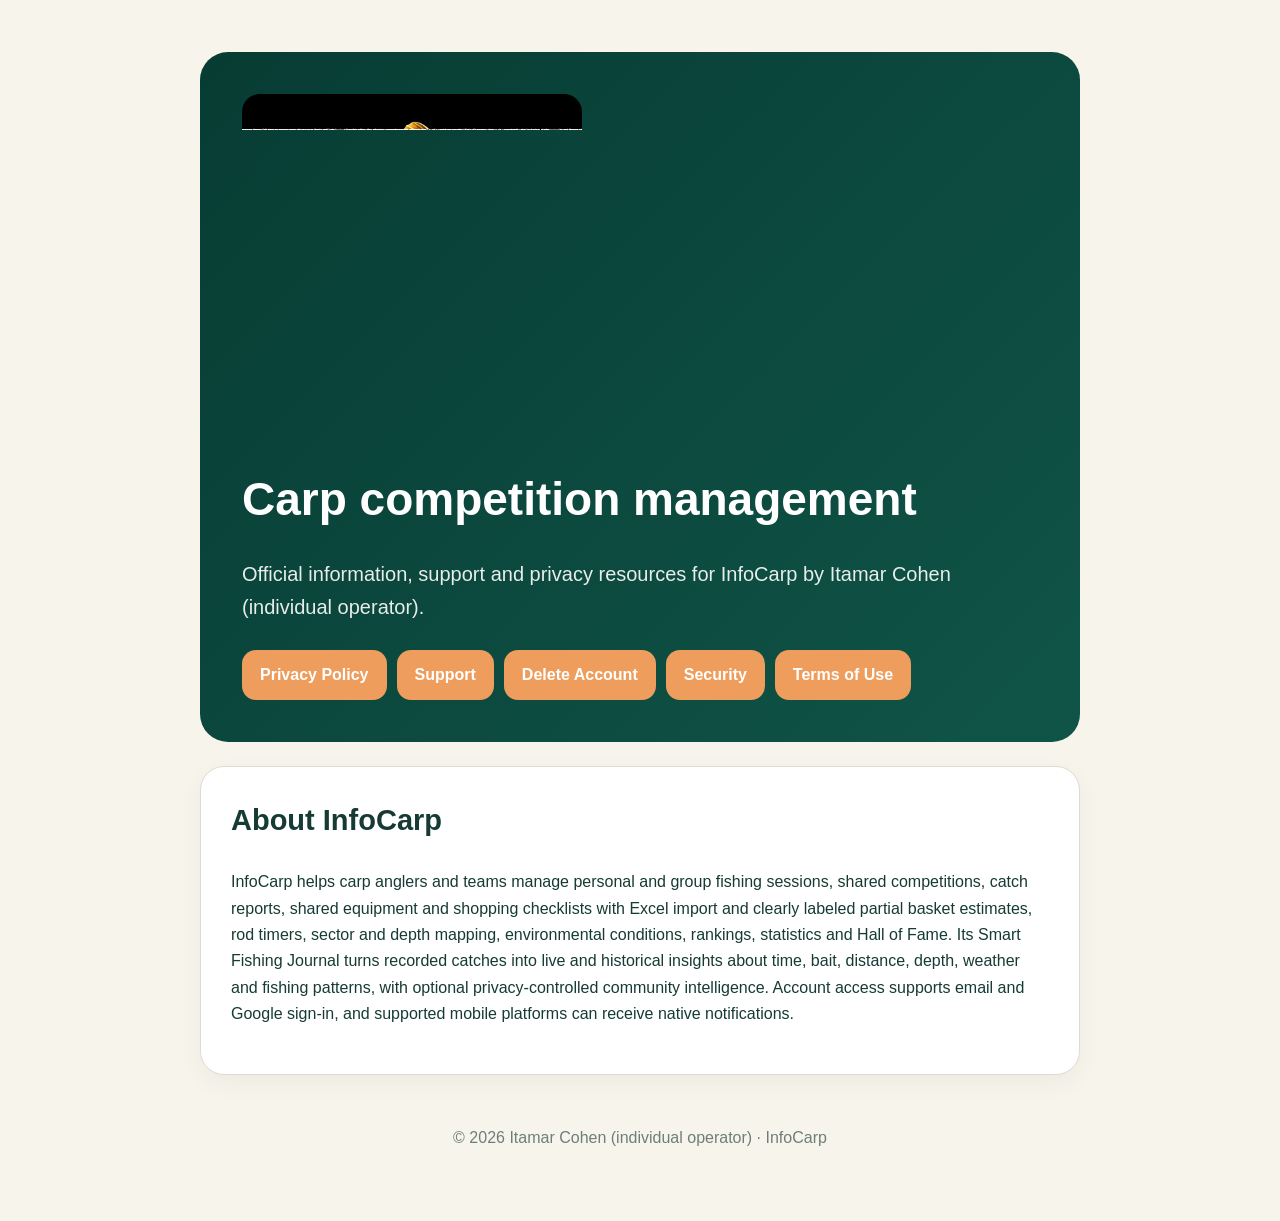
<file: index.html>
<!doctype html><html lang="en"><head><meta charset="utf-8"><meta name="viewport" content="width=device-width,initial-scale=1">
<title>InfoCarp — Itamar Cohen (individual operator)</title><meta name="description" content="Official support and privacy information for InfoCarp."><link rel="stylesheet" href="style.css"></head>
<body><main class="wrap"><section class="hero"><div class="brand brand-image"><img src="assets/infocarp-logo.png" alt="InfoCarp logo"></div><h1>Carp competition management</h1>
<p>Official information, support and privacy resources for InfoCarp by Itamar Cohen (individual operator).</p>
<div class="nav"><a href="privacy.html">Privacy Policy</a><a href="support.html">Support</a><a href="account-deletion.html">Delete Account</a><a href="security.html">Security</a><a href="terms.html">Terms of Use</a></div></section>
<section class="card"><h2>About InfoCarp</h2><p>InfoCarp helps carp anglers and teams manage personal and group fishing sessions, shared competitions, catch reports, shared equipment and shopping checklists with Excel import and clearly labeled partial basket estimates, rod timers, sector and depth mapping, environmental conditions, rankings, statistics and Hall of Fame. Its Smart Fishing Journal turns recorded catches into live and historical insights about time, bait, distance, depth, weather and fishing patterns, with optional privacy-controlled community intelligence. Account access supports email and Google sign-in, and supported mobile platforms can receive native notifications.</p></section>
<div class="footer">© 2026 Itamar Cohen (individual operator) · InfoCarp</div></main></body></html>
</file>
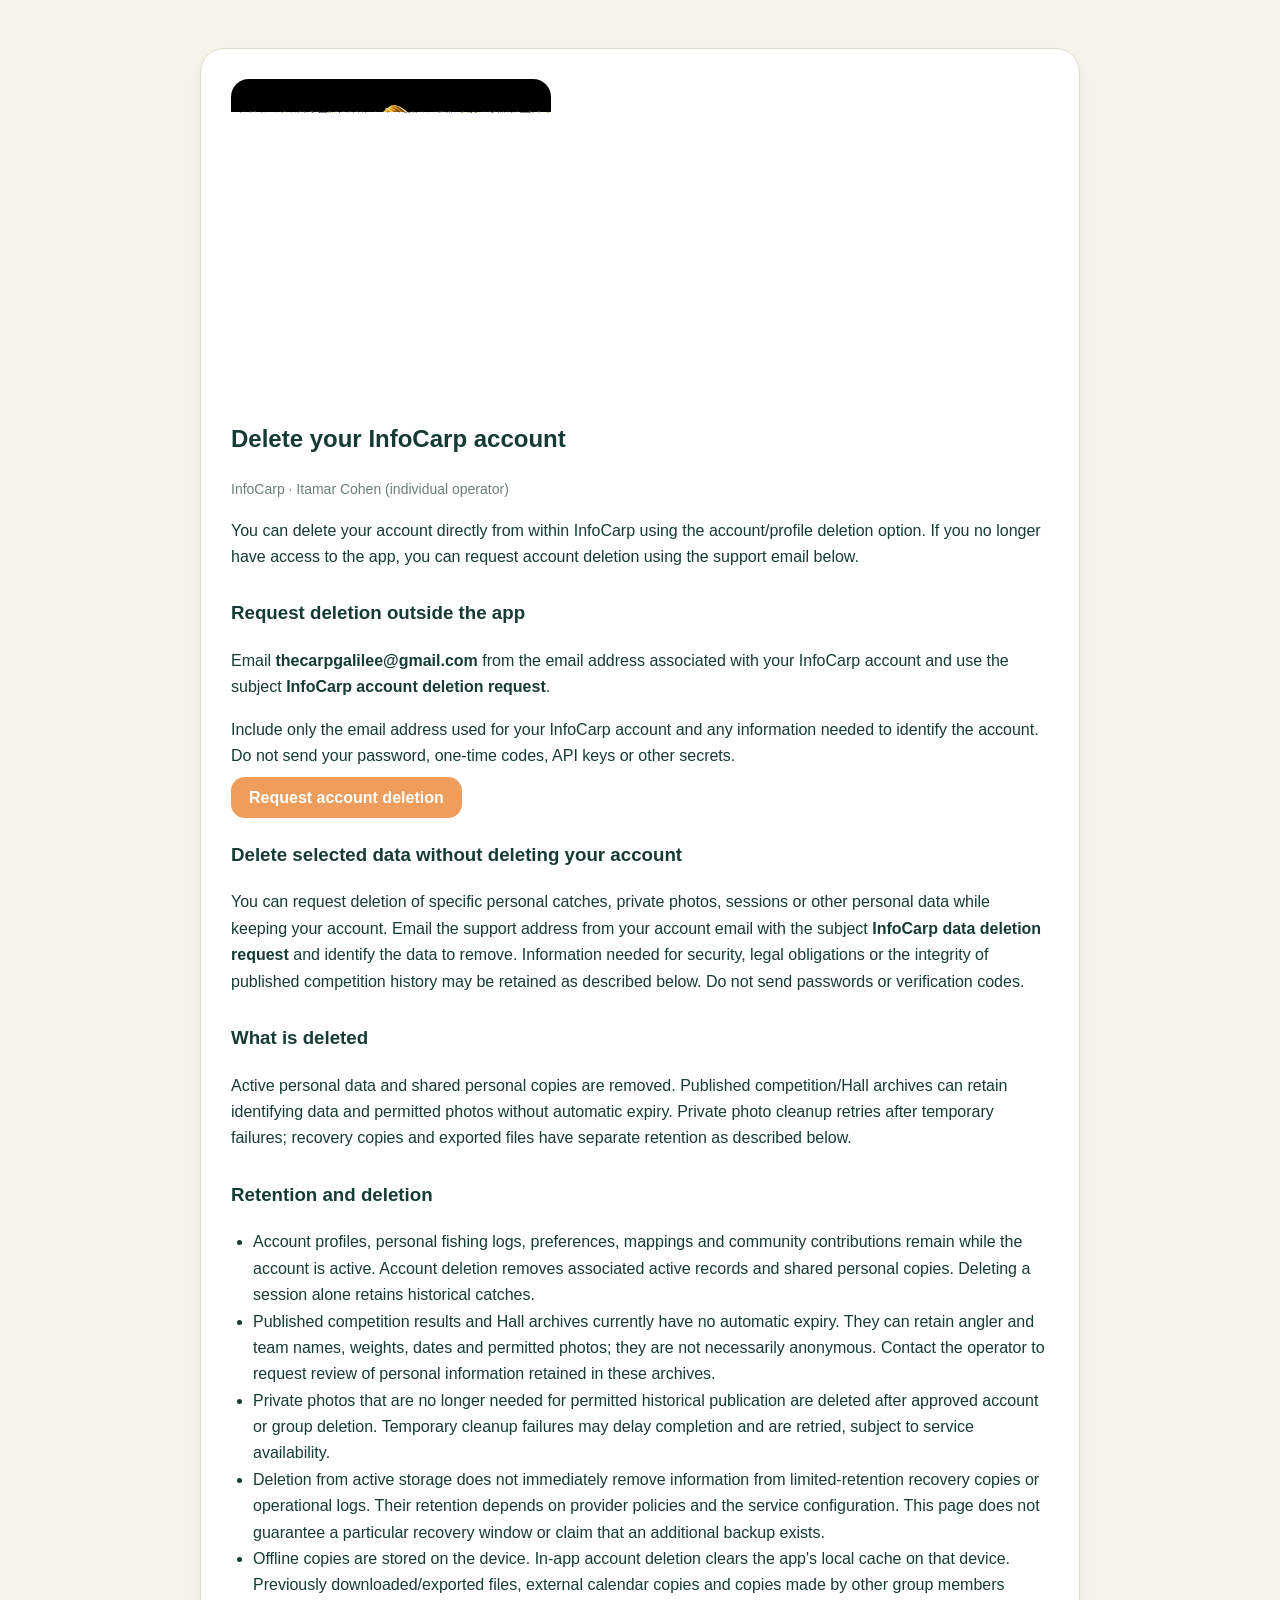
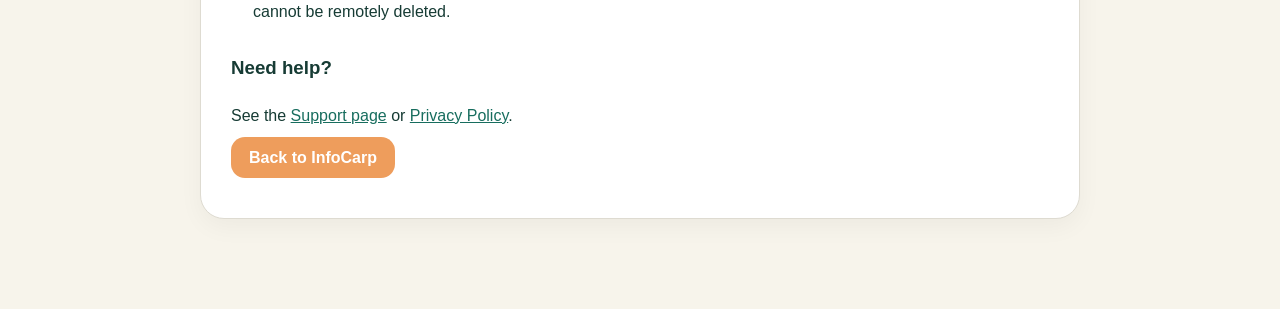
<file: account-deletion.html>
<!doctype html><html lang="en"><head><meta charset="utf-8"><meta name="viewport" content="width=device-width,initial-scale=1">
<title>Delete InfoCarp Account</title><meta name="description" content="Request deletion of your InfoCarp account and associated data."><link rel="stylesheet" href="style.css"></head>
<body><main class="wrap"><section class="card"><div class="brand brand-image"><img src="assets/infocarp-logo.png" alt="InfoCarp logo"></div>
<h1>Delete your InfoCarp account</h1>
<p class="small">InfoCarp · Itamar Cohen (individual operator)</p>
<p>You can delete your account directly from within InfoCarp using the account/profile deletion option. If you no longer have access to the app, you can request account deletion using the support email below.</p>
<h3>Request deletion outside the app</h3>
<p>Email <strong>thecarpgalilee@gmail.com</strong> from the email address associated with your InfoCarp account and use the subject <strong>InfoCarp account deletion request</strong>.</p>
<p>Include only the email address used for your InfoCarp account and any information needed to identify the account. Do not send your password, one-time codes, API keys or other secrets.</p>
<p><a class="btn" href="mailto:thecarpgalilee@gmail.com?subject=InfoCarp%20account%20deletion%20request">Request account deletion</a></p>
<h3>Delete selected data without deleting your account</h3><p>You can request deletion of specific personal catches, private photos, sessions or other personal data while keeping your account. Email the support address from your account email with the subject <strong>InfoCarp data deletion request</strong> and identify the data to remove. Information needed for security, legal obligations or the integrity of published competition history may be retained as described below. Do not send passwords or verification codes.</p><h3>What is deleted</h3><p>Active personal data and shared personal copies are removed. Published competition/Hall archives can retain identifying data and permitted photos without automatic expiry. Private photo cleanup retries after temporary failures; recovery copies and exported files have separate retention as described below.</p><h3>Retention and deletion</h3><ul><li>Account profiles, personal fishing logs, preferences, mappings and community contributions remain while the account is active. Account deletion removes associated active records and shared personal copies. Deleting a session alone retains historical catches.</li><li>Published competition results and Hall archives currently have no automatic expiry. They can retain angler and team names, weights, dates and permitted photos; they are not necessarily anonymous. Contact the operator to request review of personal information retained in these archives.</li><li>Private photos that are no longer needed for permitted historical publication are deleted after approved account or group deletion. Temporary cleanup failures may delay completion and are retried, subject to service availability.</li><li>Deletion from active storage does not immediately remove information from limited-retention recovery copies or operational logs. Their retention depends on provider policies and the service configuration. This page does not guarantee a particular recovery window or claim that an additional backup exists.</li><li>Offline copies are stored on the device. In-app account deletion clears the app's local cache on that device. Previously downloaded/exported files, external calendar copies and copies made by other group members cannot be remotely deleted.</li></ul><h3>Need help?</h3>
<p>See the <a href="support.html">Support page</a> or <a href="privacy.html">Privacy Policy</a>.</p>
<p><a class="btn" href="index.html">Back to InfoCarp</a></p>
</section></main></body></html>
</file>
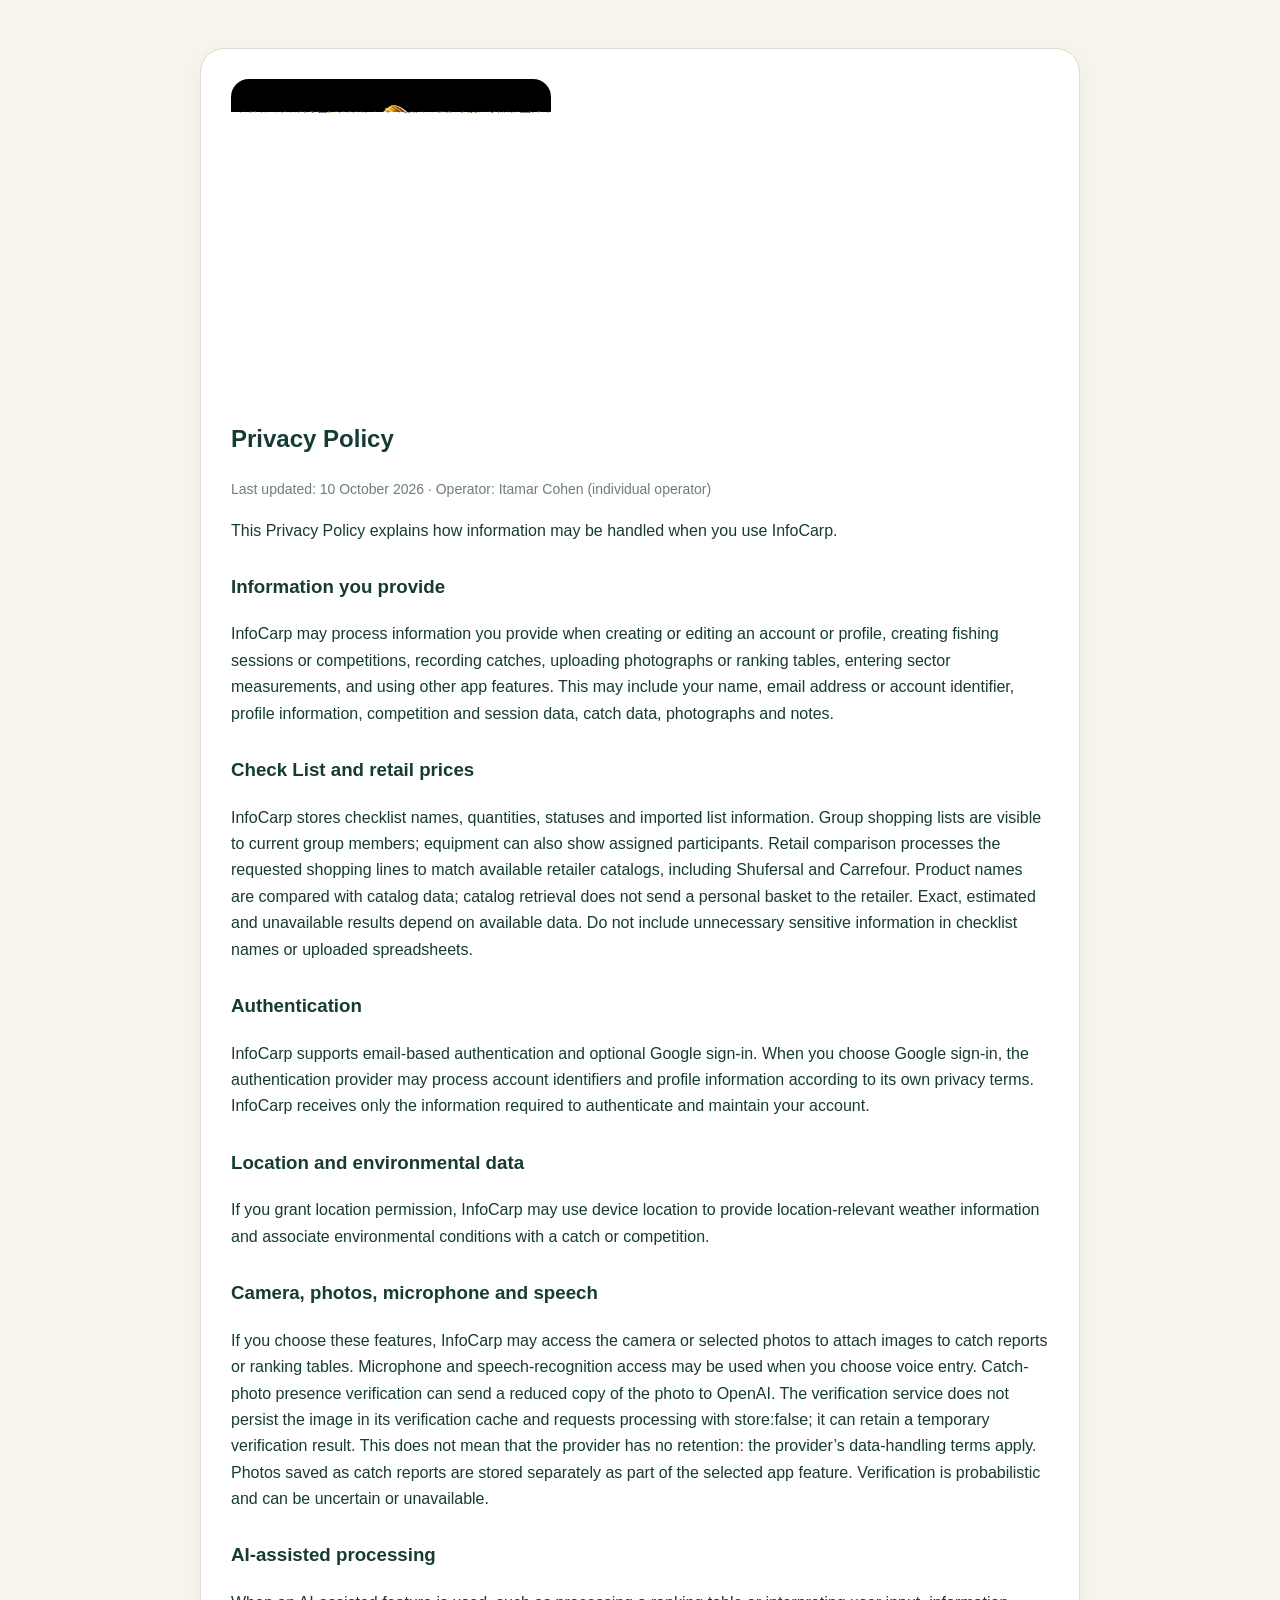
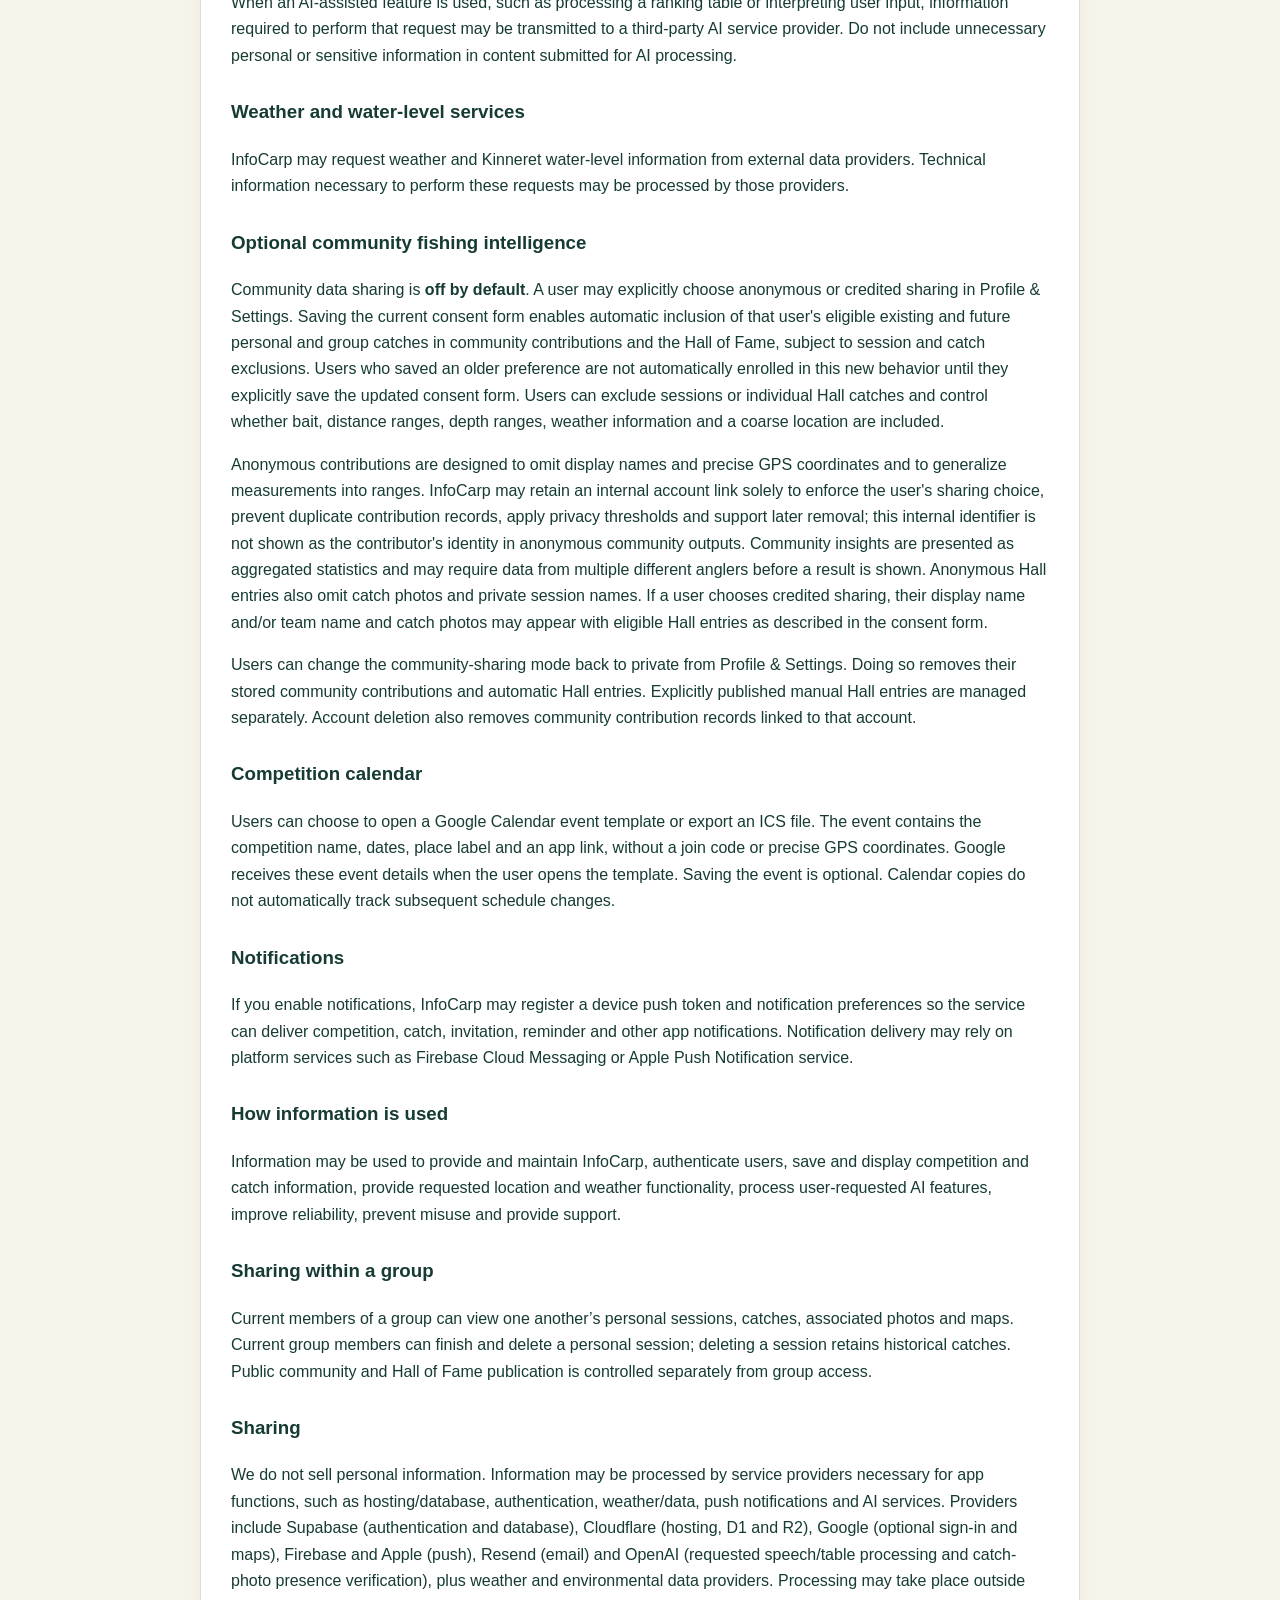
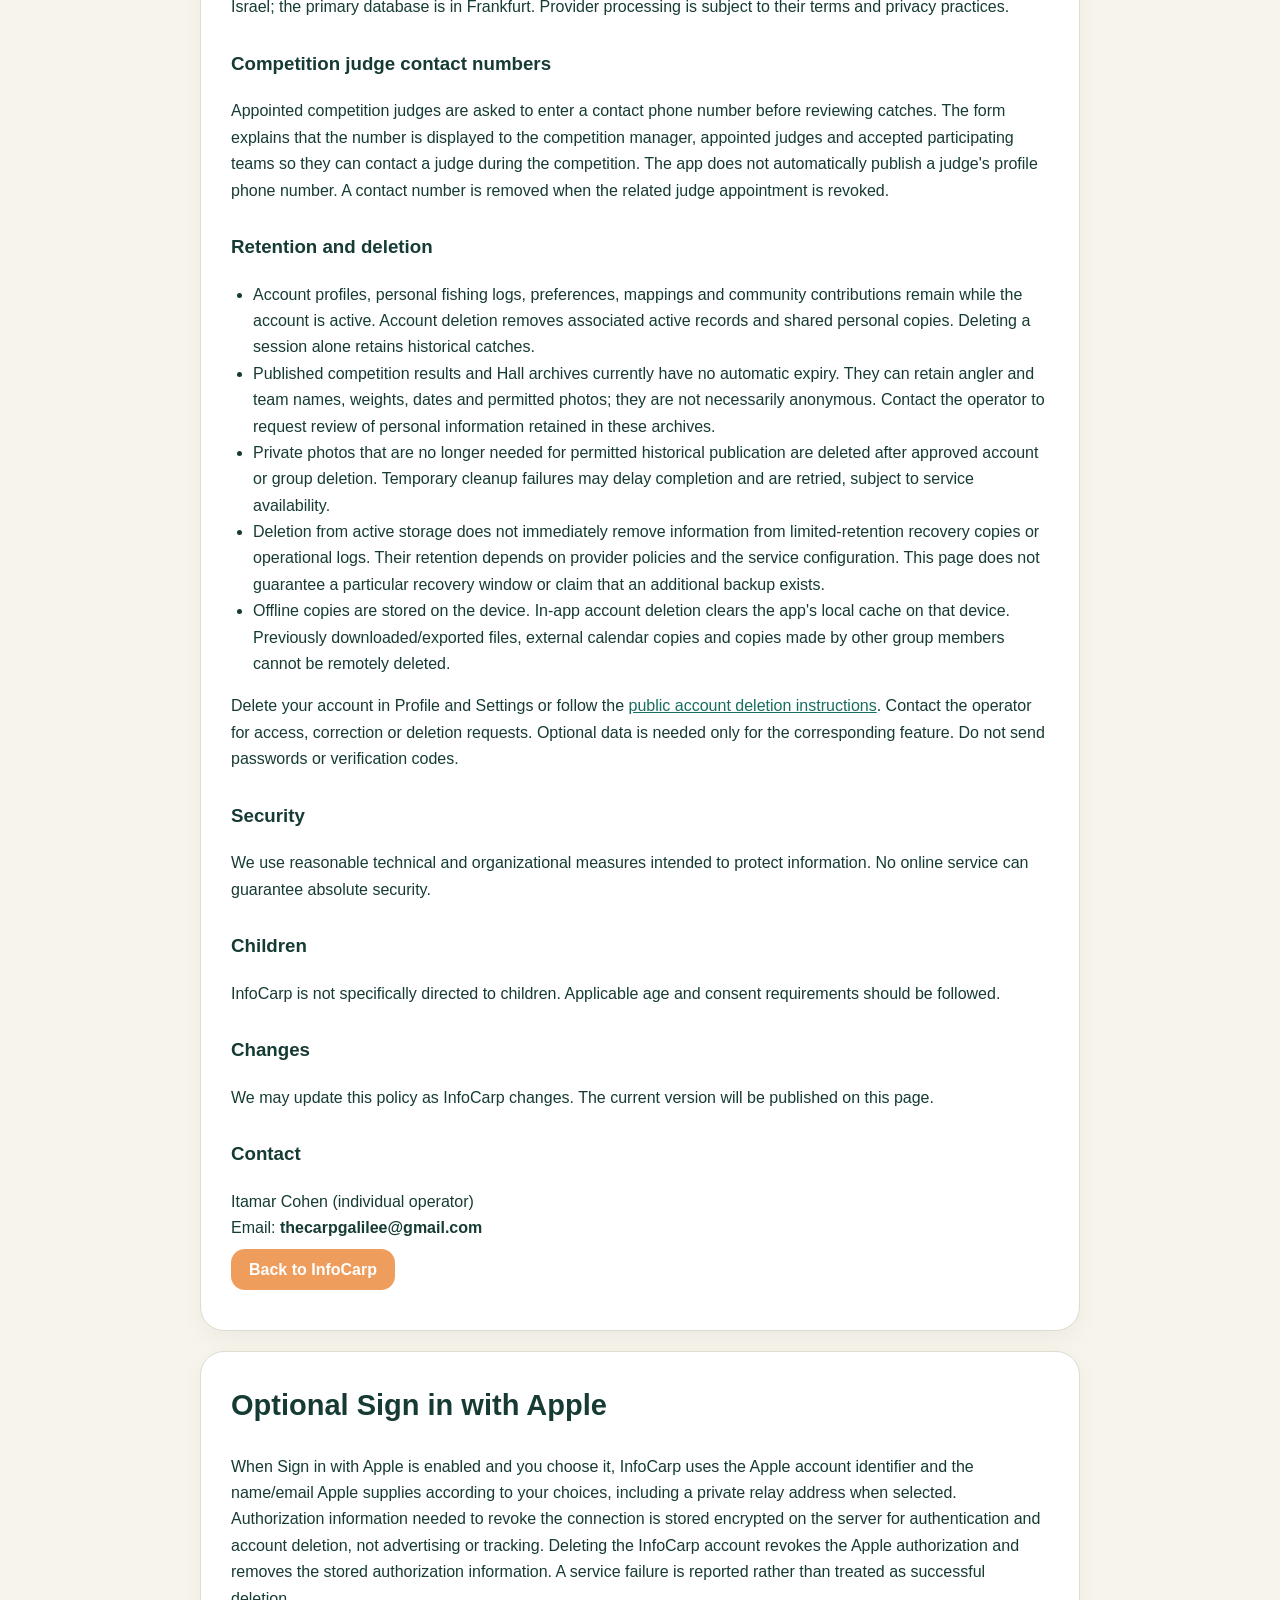
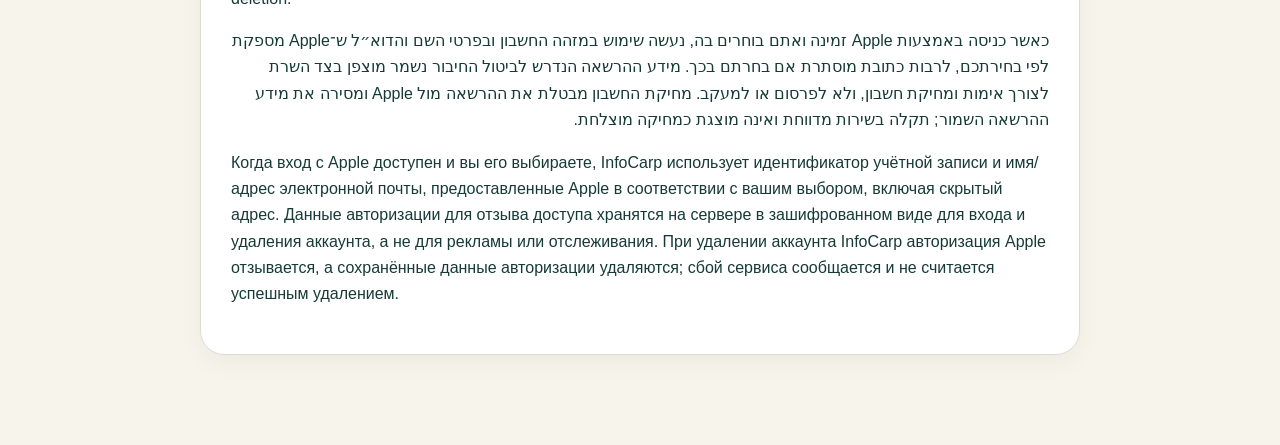
<file: privacy.html>
<!doctype html><html lang="en"><head><meta charset="utf-8"><meta name="viewport" content="width=device-width,initial-scale=1"><title>InfoCarp Privacy Policy</title><link rel="stylesheet" href="style.css"></head>
<body><main class="wrap"><section class="card"><div class="brand brand-image"><img src="assets/infocarp-logo.png" alt="InfoCarp logo"></div><h1>Privacy Policy</h1><p class="small">Last updated: 10 October 2026 · Operator: Itamar Cohen (individual operator)</p>
<p>This Privacy Policy explains how information may be handled when you use InfoCarp.</p>
<h3>Information you provide</h3><p>InfoCarp may process information you provide when creating or editing an account or profile, creating fishing sessions or competitions, recording catches, uploading photographs or ranking tables, entering sector measurements, and using other app features. This may include your name, email address or account identifier, profile information, competition and session data, catch data, photographs and notes.</p>
<h3>Check List and retail prices</h3><p>InfoCarp stores checklist names, quantities, statuses and imported list information. Group shopping lists are visible to current group members; equipment can also show assigned participants. Retail comparison processes the requested shopping lines to match available retailer catalogs, including Shufersal and Carrefour. Product names are compared with catalog data; catalog retrieval does not send a personal basket to the retailer. Exact, estimated and unavailable results depend on available data. Do not include unnecessary sensitive information in checklist names or uploaded spreadsheets.</p><h3>Authentication</h3><p>InfoCarp supports email-based authentication and optional Google sign-in. When you choose Google sign-in, the authentication provider may process account identifiers and profile information according to its own privacy terms. InfoCarp receives only the information required to authenticate and maintain your account.</p>
<h3>Location and environmental data</h3><p>If you grant location permission, InfoCarp may use device location to provide location-relevant weather information and associate environmental conditions with a catch or competition.</p>
<h3>Camera, photos, microphone and speech</h3><p>If you choose these features, InfoCarp may access the camera or selected photos to attach images to catch reports or ranking tables. Microphone and speech-recognition access may be used when you choose voice entry. Catch-photo presence verification can send a reduced copy of the photo to OpenAI. The verification service does not persist the image in its verification cache and requests processing with store:false; it can retain a temporary verification result. This does not mean that the provider has no retention: the provider’s data-handling terms apply. Photos saved as catch reports are stored separately as part of the selected app feature. Verification is probabilistic and can be uncertain or unavailable.</p>
<h3>AI-assisted processing</h3><p>When an AI-assisted feature is used, such as processing a ranking table or interpreting user input, information required to perform that request may be transmitted to a third-party AI service provider. Do not include unnecessary personal or sensitive information in content submitted for AI processing.</p>
<h3>Weather and water-level services</h3><p>InfoCarp may request weather and Kinneret water-level information from external data providers. Technical information necessary to perform these requests may be processed by those providers.</p>
<h3>Optional community fishing intelligence</h3><p>Community data sharing is <strong>off by default</strong>. A user may explicitly choose anonymous or credited sharing in Profile &amp; Settings. Saving the current consent form enables automatic inclusion of that user's eligible existing and future personal and group catches in community contributions and the Hall of Fame, subject to session and catch exclusions. Users who saved an older preference are not automatically enrolled in this new behavior until they explicitly save the updated consent form. Users can exclude sessions or individual Hall catches and control whether bait, distance ranges, depth ranges, weather information and a coarse location are included.</p><p>Anonymous contributions are designed to omit display names and precise GPS coordinates and to generalize measurements into ranges. InfoCarp may retain an internal account link solely to enforce the user's sharing choice, prevent duplicate contribution records, apply privacy thresholds and support later removal; this internal identifier is not shown as the contributor's identity in anonymous community outputs. Community insights are presented as aggregated statistics and may require data from multiple different anglers before a result is shown. Anonymous Hall entries also omit catch photos and private session names. If a user chooses credited sharing, their display name and/or team name and catch photos may appear with eligible Hall entries as described in the consent form.</p><p>Users can change the community-sharing mode back to private from Profile &amp; Settings. Doing so removes their stored community contributions and automatic Hall entries. Explicitly published manual Hall entries are managed separately. Account deletion also removes community contribution records linked to that account.</p><h3>Competition calendar</h3><p>Users can choose to open a Google Calendar event template or export an ICS file. The event contains the competition name, dates, place label and an app link, without a join code or precise GPS coordinates. Google receives these event details when the user opens the template. Saving the event is optional. Calendar copies do not automatically track subsequent schedule changes.</p><h3>Notifications</h3><p>If you enable notifications, InfoCarp may register a device push token and notification preferences so the service can deliver competition, catch, invitation, reminder and other app notifications. Notification delivery may rely on platform services such as Firebase Cloud Messaging or Apple Push Notification service.</p>
<h3>How information is used</h3><p>Information may be used to provide and maintain InfoCarp, authenticate users, save and display competition and catch information, provide requested location and weather functionality, process user-requested AI features, improve reliability, prevent misuse and provide support.</p>
<h3>Sharing within a group</h3><p>Current members of a group can view one another’s personal sessions, catches, associated photos and maps. Current group members can finish and delete a personal session; deleting a session retains historical catches. Public community and Hall of Fame publication is controlled separately from group access.</p><h3>Sharing</h3><p>We do not sell personal information. Information may be processed by service providers necessary for app functions, such as hosting/database, authentication, weather/data, push notifications and AI services. Providers include Supabase (authentication and database), Cloudflare (hosting, D1 and R2), Google (optional sign-in and maps), Firebase and Apple (push), Resend (email) and OpenAI (requested speech/table processing and catch-photo presence verification), plus weather and environmental data providers. Processing may take place outside Israel; the primary database is in Frankfurt. Provider processing is subject to their terms and privacy practices.</p>
<h3>Competition judge contact numbers</h3><p>Appointed competition judges are asked to enter a contact phone number before reviewing catches. The form explains that the number is displayed to the competition manager, appointed judges and accepted participating teams so they can contact a judge during the competition. The app does not automatically publish a judge's profile phone number. A contact number is removed when the related judge appointment is revoked.</p>
<h3>Retention and deletion</h3><ul><li>Account profiles, personal fishing logs, preferences, mappings and community contributions remain while the account is active. Account deletion removes associated active records and shared personal copies. Deleting a session alone retains historical catches.</li><li>Published competition results and Hall archives currently have no automatic expiry. They can retain angler and team names, weights, dates and permitted photos; they are not necessarily anonymous. Contact the operator to request review of personal information retained in these archives.</li><li>Private photos that are no longer needed for permitted historical publication are deleted after approved account or group deletion. Temporary cleanup failures may delay completion and are retried, subject to service availability.</li><li>Deletion from active storage does not immediately remove information from limited-retention recovery copies or operational logs. Their retention depends on provider policies and the service configuration. This page does not guarantee a particular recovery window or claim that an additional backup exists.</li><li>Offline copies are stored on the device. In-app account deletion clears the app's local cache on that device. Previously downloaded/exported files, external calendar copies and copies made by other group members cannot be remotely deleted.</li></ul><p>Delete your account in Profile and Settings or follow the <a href="account-deletion.html">public account deletion instructions</a>. Contact the operator for access, correction or deletion requests. Optional data is needed only for the corresponding feature. Do not send passwords or verification codes.</p><h3>Security</h3><p>We use reasonable technical and organizational measures intended to protect information. No online service can guarantee absolute security.</p>
<h3>Children</h3><p>InfoCarp is not specifically directed to children. Applicable age and consent requirements should be followed.</p>
<h3>Changes</h3><p>We may update this policy as InfoCarp changes. The current version will be published on this page.</p>
<h3>Contact</h3><p>Itamar Cohen (individual operator)<br>Email: <strong>thecarpgalilee@gmail.com</strong></p>
<p><a class="btn" href="index.html">Back to InfoCarp</a></p></section><section class="card"><h2>Optional Sign in with Apple</h2><p>When Sign in with Apple is enabled and you choose it, InfoCarp uses the Apple account identifier and the name/email Apple supplies according to your choices, including a private relay address when selected. Authorization information needed to revoke the connection is stored encrypted on the server for authentication and account deletion, not advertising or tracking. Deleting the InfoCarp account revokes the Apple authorization and removes the stored authorization information. A service failure is reported rather than treated as successful deletion.</p><p lang="he" dir="rtl">כאשר כניסה באמצעות Apple זמינה ואתם בוחרים בה, נעשה שימוש במזהה החשבון ובפרטי השם והדוא״ל ש־Apple מספקת לפי בחירתכם, לרבות כתובת מוסתרת אם בחרתם בכך. מידע ההרשאה הנדרש לביטול החיבור נשמר מוצפן בצד השרת לצורך אימות ומחיקת חשבון, ולא לפרסום או למעקב. מחיקת החשבון מבטלת את ההרשאה מול Apple ומסירה את מידע ההרשאה השמור; תקלה בשירות מדווחת ואינה מוצגת כמחיקה מוצלחת.</p><p lang="ru">Когда вход с Apple доступен и вы его выбираете, InfoCarp использует идентификатор учётной записи и имя/адрес электронной почты, предоставленные Apple в соответствии с вашим выбором, включая скрытый адрес. Данные авторизации для отзыва доступа хранятся на сервере в зашифрованном виде для входа и удаления аккаунта, а не для рекламы или отслеживания. При удалении аккаунта InfoCarp авторизация Apple отзывается, а сохранённые данные авторизации удаляются; сбой сервиса сообщается и не считается успешным удалением.</p></section></main></body></html>
</file>
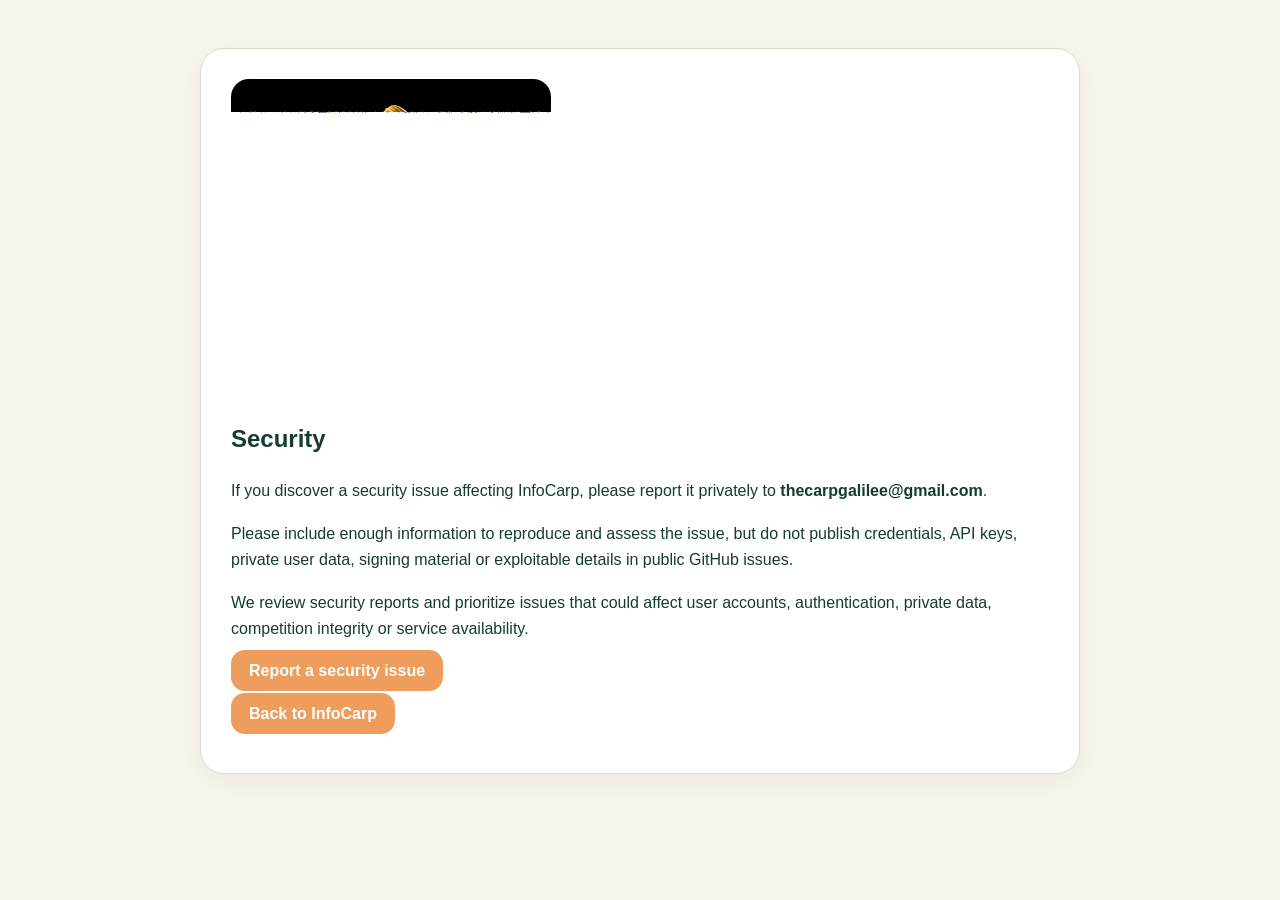
<file: security.html>
<!doctype html><html lang="en"><head><meta charset="utf-8"><meta name="viewport" content="width=device-width,initial-scale=1">
<title>InfoCarp Security</title><meta name="description" content="Security reporting information for InfoCarp."><link rel="stylesheet" href="style.css"></head>
<body><main class="wrap"><section class="card"><div class="brand brand-image"><img src="assets/infocarp-logo.png" alt="InfoCarp logo"></div>
<h1>Security</h1>
<p>If you discover a security issue affecting InfoCarp, please report it privately to <strong>thecarpgalilee@gmail.com</strong>.</p>
<p>Please include enough information to reproduce and assess the issue, but do not publish credentials, API keys, private user data, signing material or exploitable details in public GitHub issues.</p>
<p>We review security reports and prioritize issues that could affect user accounts, authentication, private data, competition integrity or service availability.</p>
<p><a class="btn" href="mailto:thecarpgalilee@gmail.com?subject=InfoCarp%20security%20report">Report a security issue</a></p>
<p><a class="btn" href="index.html">Back to InfoCarp</a></p>
</section></main></body></html>
</file>
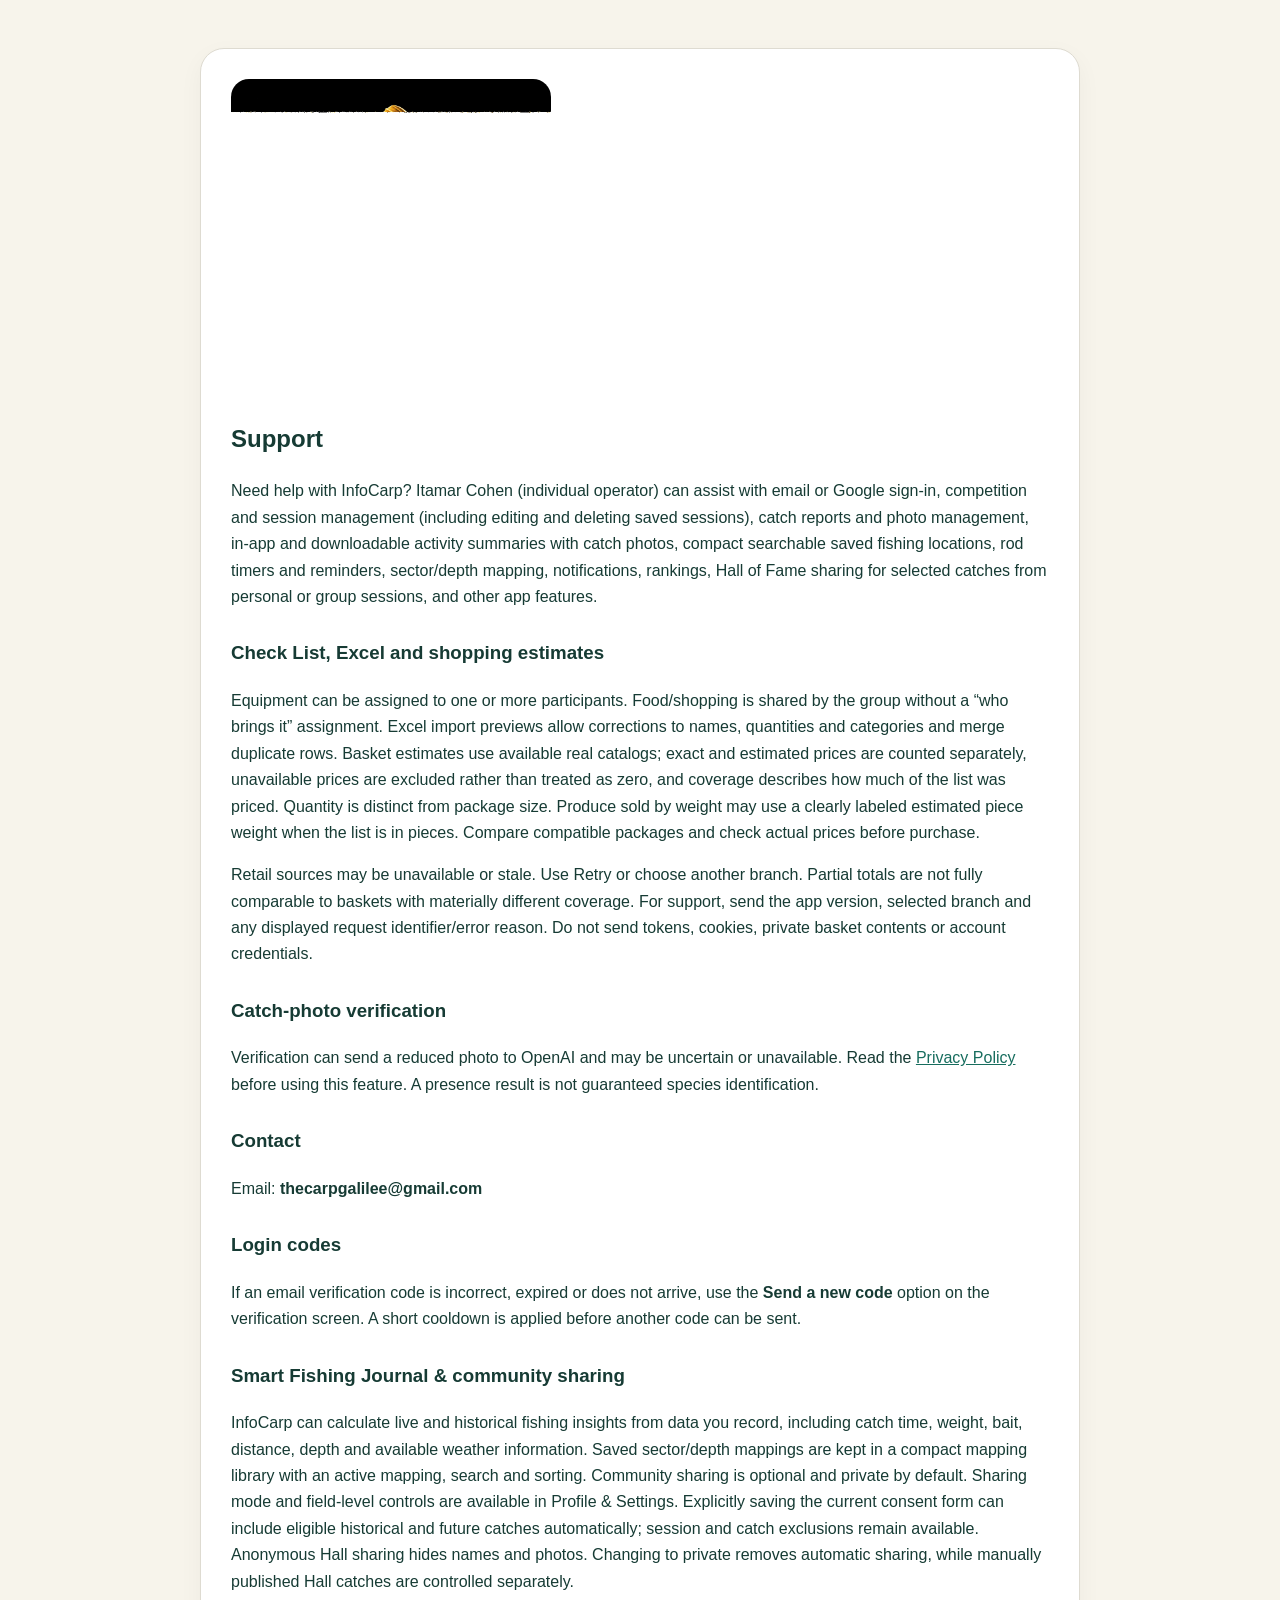
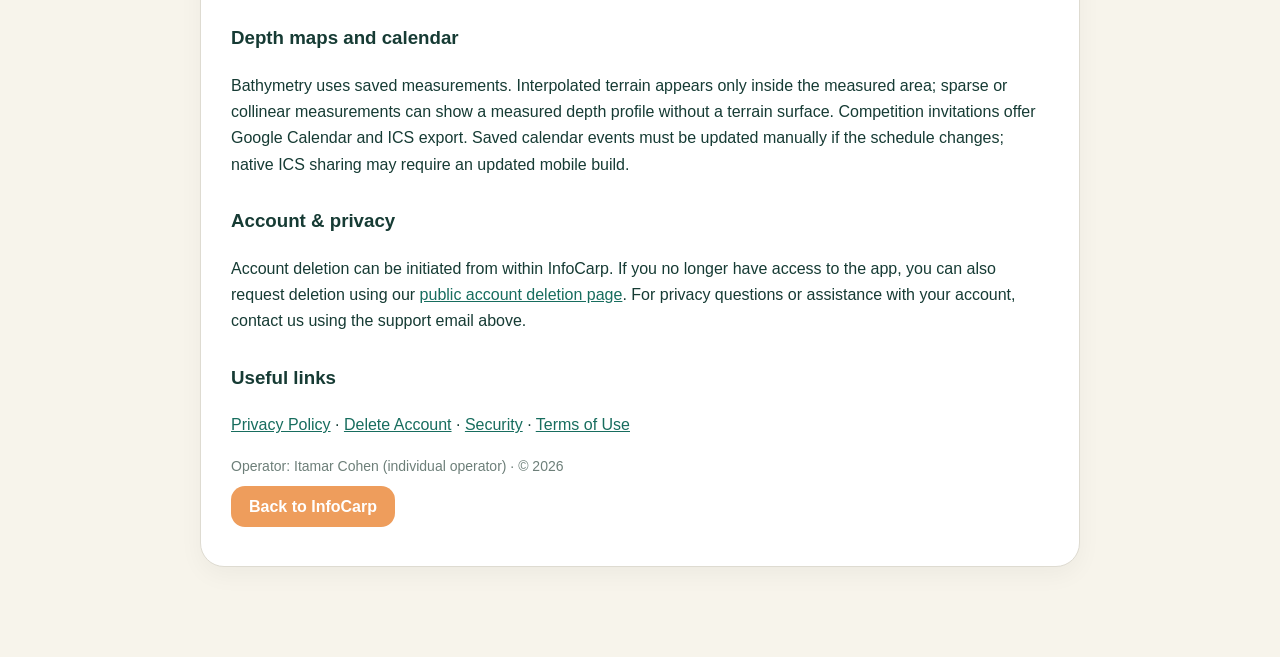
<file: support.html>
<!doctype html><html lang="en"><head><meta charset="utf-8"><meta name="viewport" content="width=device-width,initial-scale=1"><title>InfoCarp Support</title><link rel="stylesheet" href="style.css"></head>
<body><main class="wrap"><section class="card"><div class="brand brand-image"><img src="assets/infocarp-logo.png" alt="InfoCarp logo"></div><h1>Support</h1>
<p>Need help with InfoCarp? Itamar Cohen (individual operator) can assist with email or Google sign-in, competition and session management (including editing and deleting saved sessions), catch reports and photo management, in-app and downloadable activity summaries with catch photos, compact searchable saved fishing locations, rod timers and reminders, sector/depth mapping, notifications, rankings, Hall of Fame sharing for selected catches from personal or group sessions, and other app features.</p>
<h3>Check List, Excel and shopping estimates</h3><p>Equipment can be assigned to one or more participants. Food/shopping is shared by the group without a “who brings it” assignment. Excel import previews allow corrections to names, quantities and categories and merge duplicate rows. Basket estimates use available real catalogs; exact and estimated prices are counted separately, unavailable prices are excluded rather than treated as zero, and coverage describes how much of the list was priced. Quantity is distinct from package size. Produce sold by weight may use a clearly labeled estimated piece weight when the list is in pieces. Compare compatible packages and check actual prices before purchase.</p><p>Retail sources may be unavailable or stale. Use Retry or choose another branch. Partial totals are not fully comparable to baskets with materially different coverage. For support, send the app version, selected branch and any displayed request identifier/error reason. Do not send tokens, cookies, private basket contents or account credentials.</p><h3>Catch-photo verification</h3><p>Verification can send a reduced photo to OpenAI and may be uncertain or unavailable. Read the <a href="privacy.html">Privacy Policy</a> before using this feature. A presence result is not guaranteed species identification.</p><h3>Contact</h3><p>Email: <strong>thecarpgalilee@gmail.com</strong></p>
<h3>Login codes</h3><p>If an email verification code is incorrect, expired or does not arrive, use the <strong>Send a new code</strong> option on the verification screen. A short cooldown is applied before another code can be sent.</p>
<h3>Smart Fishing Journal &amp; community sharing</h3><p>InfoCarp can calculate live and historical fishing insights from data you record, including catch time, weight, bait, distance, depth and available weather information. Saved sector/depth mappings are kept in a compact mapping library with an active mapping, search and sorting. Community sharing is optional and private by default. Sharing mode and field-level controls are available in Profile &amp; Settings. Explicitly saving the current consent form can include eligible historical and future catches automatically; session and catch exclusions remain available. Anonymous Hall sharing hides names and photos. Changing to private removes automatic sharing, while manually published Hall catches are controlled separately.</p><h3>Depth maps and calendar</h3><p>Bathymetry uses saved measurements. Interpolated terrain appears only inside the measured area; sparse or collinear measurements can show a measured depth profile without a terrain surface. Competition invitations offer Google Calendar and ICS export. Saved calendar events must be updated manually if the schedule changes; native ICS sharing may require an updated mobile build.</p><h3>Account & privacy</h3><p>Account deletion can be initiated from within InfoCarp. If you no longer have access to the app, you can also request deletion using our <a href="account-deletion.html">public account deletion page</a>. For privacy questions or assistance with your account, contact us using the support email above.</p>
<h3>Useful links</h3><p><a href="privacy.html">Privacy Policy</a> · <a href="account-deletion.html">Delete Account</a> · <a href="security.html">Security</a> · <a href="terms.html">Terms of Use</a></p>
<p class="small">Operator: Itamar Cohen (individual operator) · © 2026</p><p><a class="btn" href="index.html">Back to InfoCarp</a></p></section></main></body></html>
</file>
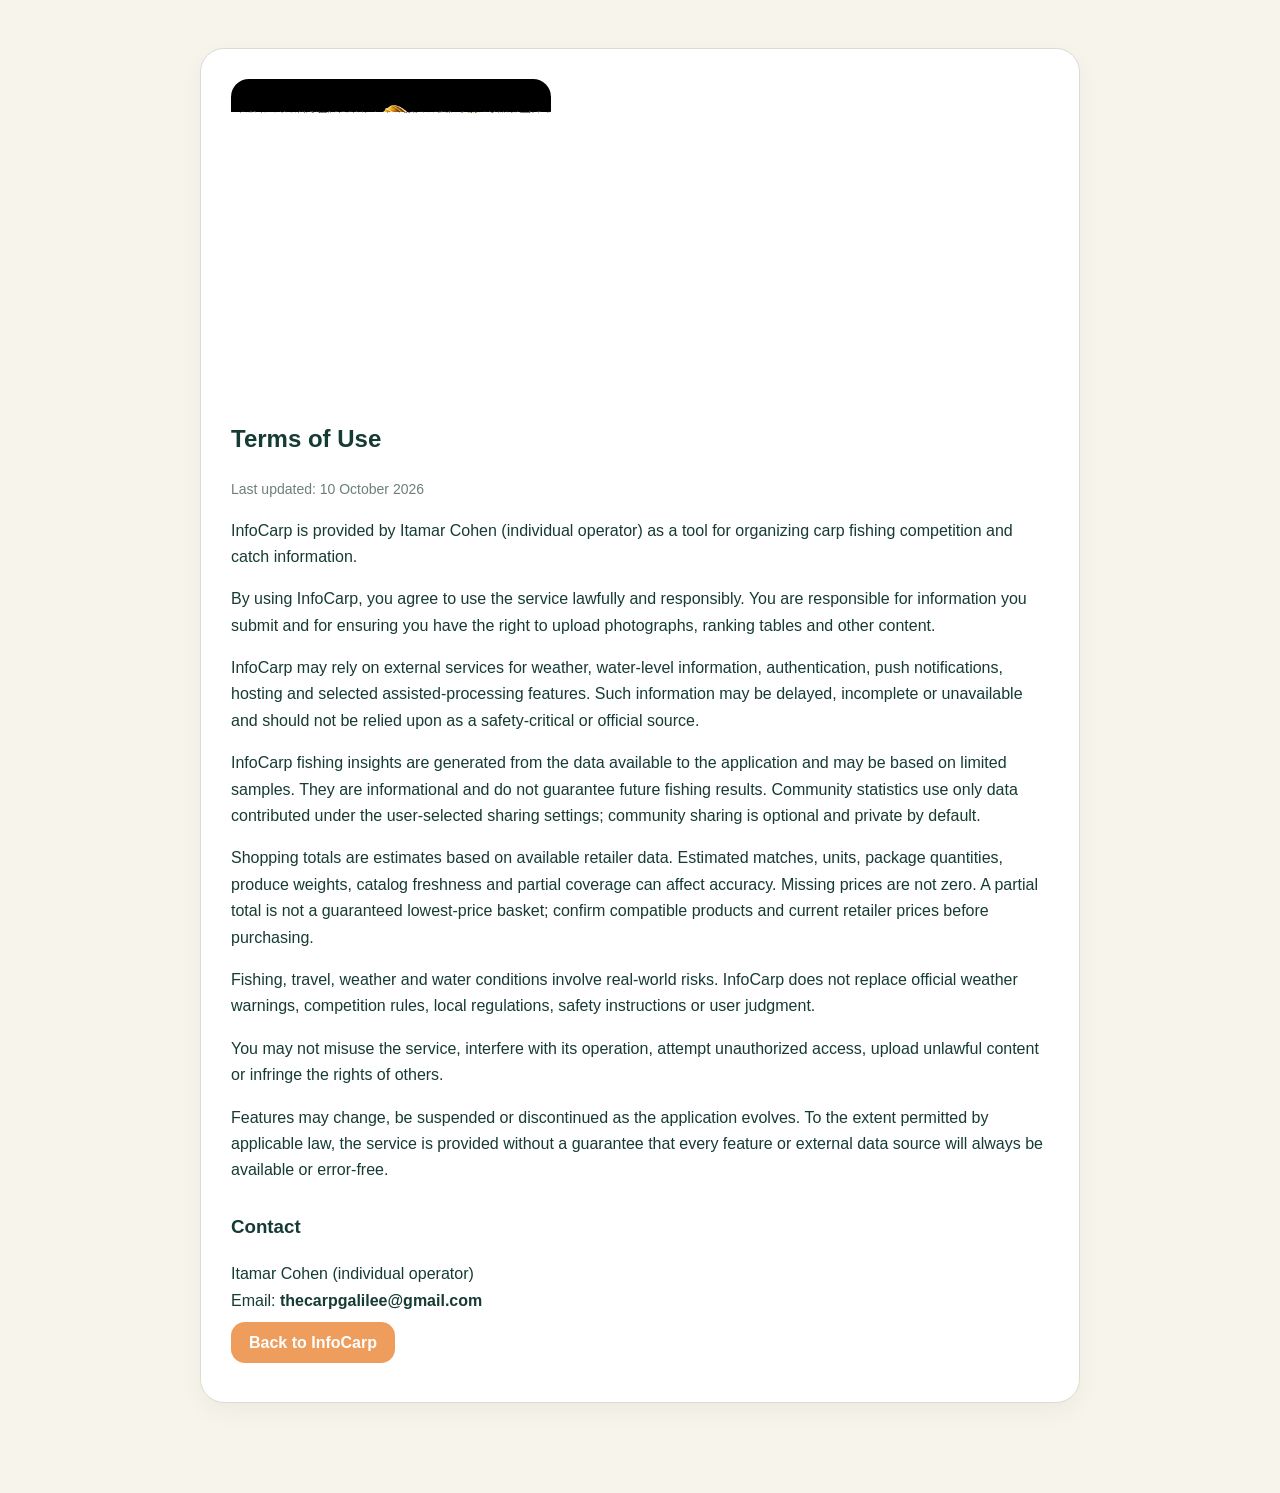
<file: terms.html>
<!doctype html><html lang="en"><head><meta charset="utf-8"><meta name="viewport" content="width=device-width,initial-scale=1"><title>InfoCarp Terms of Use</title><link rel="stylesheet" href="style.css"></head>
<body><main class="wrap"><section class="card"><div class="brand brand-image"><img src="assets/infocarp-logo.png" alt="InfoCarp logo"></div><h1>Terms of Use</h1><p class="small">Last updated: 10 October 2026</p>
<p>InfoCarp is provided by Itamar Cohen (individual operator) as a tool for organizing carp fishing competition and catch information.</p>
<p>By using InfoCarp, you agree to use the service lawfully and responsibly. You are responsible for information you submit and for ensuring you have the right to upload photographs, ranking tables and other content.</p>
<p>InfoCarp may rely on external services for weather, water-level information, authentication, push notifications, hosting and selected assisted-processing features. Such information may be delayed, incomplete or unavailable and should not be relied upon as a safety-critical or official source.</p>
<p>InfoCarp fishing insights are generated from the data available to the application and may be based on limited samples. They are informational and do not guarantee future fishing results. Community statistics use only data contributed under the user-selected sharing settings; community sharing is optional and private by default.</p>
<p>Shopping totals are estimates based on available retailer data. Estimated matches, units, package quantities, produce weights, catalog freshness and partial coverage can affect accuracy. Missing prices are not zero. A partial total is not a guaranteed lowest-price basket; confirm compatible products and current retailer prices before purchasing.</p>
<p>Fishing, travel, weather and water conditions involve real-world risks. InfoCarp does not replace official weather warnings, competition rules, local regulations, safety instructions or user judgment.</p>
<p>You may not misuse the service, interfere with its operation, attempt unauthorized access, upload unlawful content or infringe the rights of others.</p>
<p>Features may change, be suspended or discontinued as the application evolves. To the extent permitted by applicable law, the service is provided without a guarantee that every feature or external data source will always be available or error-free.</p>
<h3>Contact</h3><p>Itamar Cohen (individual operator)<br>Email: <strong>thecarpgalilee@gmail.com</strong></p>
<p><a class="btn" href="index.html">Back to InfoCarp</a></p></section></main></body></html>
</file>
<file: style.css>
:root{--green:#0b3d35;--mint:#e8f2ed;--cream:#f7f4eb;--orange:#ee9d5c;--text:#163b34;--muted:#6d7f79}
*{box-sizing:border-box} body{margin:0;font-family:-apple-system,BlinkMacSystemFont,"Segoe UI",Arial,sans-serif;background:var(--cream);color:var(--text);line-height:1.65}
.wrap{max-width:920px;margin:auto;padding:28px 20px 70px}.hero{background:linear-gradient(135deg,#073c33,#105448);color:white;border-radius:28px;padding:42px;margin:24px 0}
.brand{display:flex;align-items:center;gap:14px;font-size:30px;font-weight:800}.brand-image img{max-width:320px;width:100%;height:auto;display:block;border-radius:18px}.hero .brand-image img{max-width:340px}.logo{display:none}
.hero h1{font-size:46px;margin:28px 0 8px}.hero p{font-size:20px;opacity:.9}.nav{display:flex;gap:10px;flex-wrap:wrap;margin-top:26px}.nav a,.btn{background:var(--orange);color:white;text-decoration:none;padding:12px 18px;border-radius:14px;font-weight:700}
.card{background:#fff;border:1px solid #dedbd1;border-radius:24px;padding:30px;margin:20px 0;box-shadow:0 8px 24px #0000000b}.card h2{margin-top:0;font-size:29px}.card h3{margin-top:28px}
.small{color:var(--muted);font-size:14px}.footer{text-align:center;color:var(--muted);padding-top:30px}
a{color:#176d5e} ul{padding-left:22px}
@media(max-width:600px){.hero{padding:28px}.hero h1{font-size:36px}.card{padding:22px}.brand-image img{max-width:250px}}
</file>
